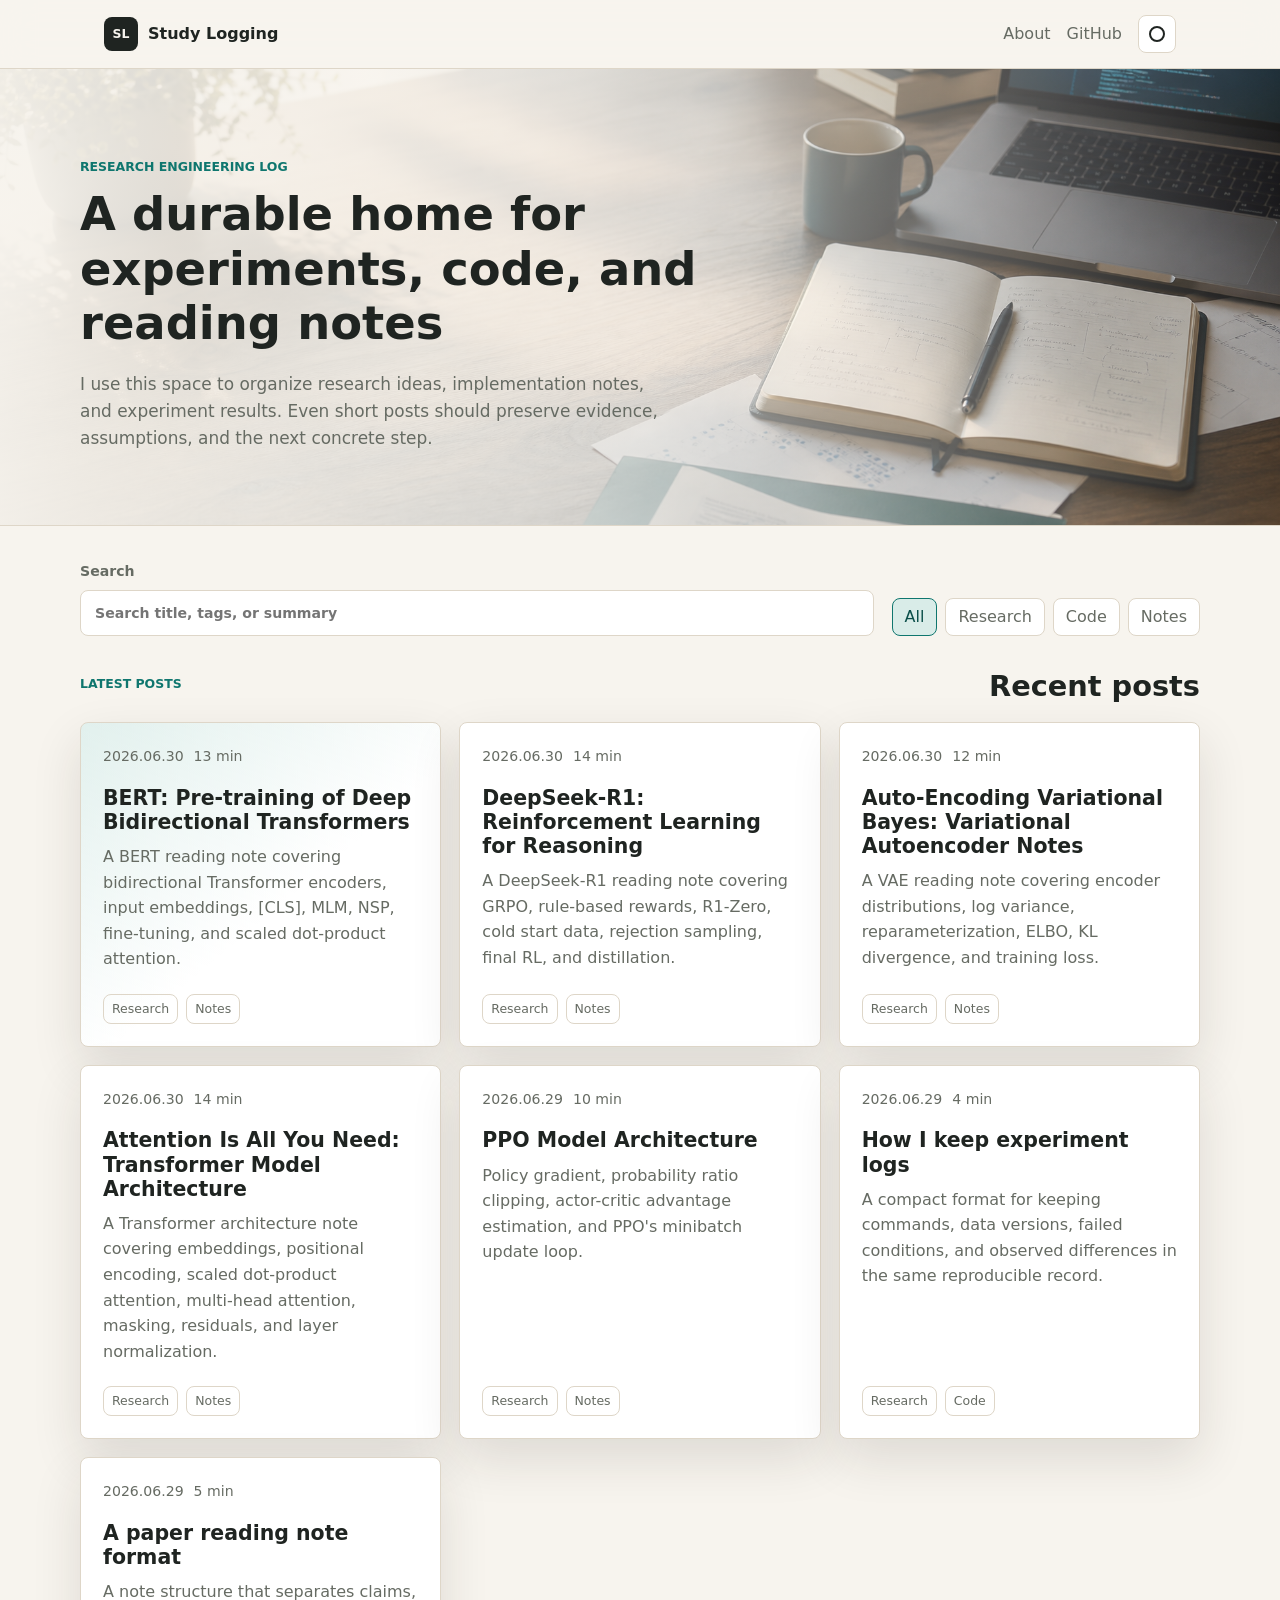
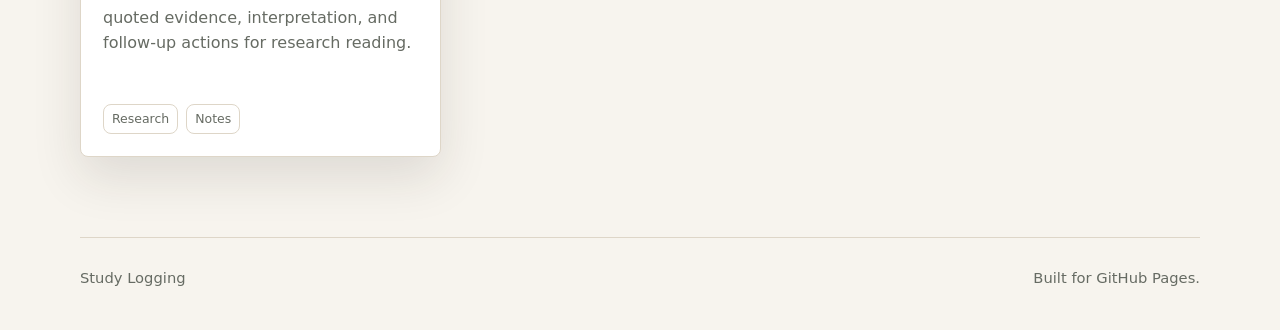
<file: index.html>
<!doctype html>
<html lang="en">
  <head>
    <meta charset="utf-8">
    <meta name="viewport" content="width=device-width, initial-scale=1">
    <meta name="description" content="A personal GitHub Pages blog for research, engineering, and experiment notes.">
    <title>Study Logging</title>
    <script>
      (() => {
        try {
          const stored = localStorage.getItem("theme");
          const prefersDark = window.matchMedia("(prefers-color-scheme: dark)").matches;
          document.documentElement.dataset.theme = stored || (prefersDark ? "dark" : "light");
        } catch {
          document.documentElement.dataset.theme = "light";
        }
      })();
    </script>
    <link rel="stylesheet" href="assets/css/styles.css">
  </head>
  <body>
    <a class="skip-link" href="#main">Skip to content</a>

    <header class="site-header" data-compact>
      <nav class="nav" aria-label="Primary navigation">
        <a class="brand" href="index.html">
          <span class="brand-mark" aria-hidden="true">SL</span>
          <span>Study Logging</span>
        </a>
        <div class="nav-actions">
          <a href="about.html">About</a>
          <a href="https://github.com/" rel="noreferrer">GitHub</a>
          <button class="theme-toggle" type="button" aria-label="Toggle theme" title="Toggle theme">
            <span class="theme-icon" aria-hidden="true"></span>
          </button>
        </div>
      </nav>
    </header>

    <main id="main">
      <section class="home-hero" aria-labelledby="home-title">
        <img class="hero-image" src="assets/images/blog-banner.png" alt="Desk with a laptop, research notes, and papers">
        <div class="hero-content">
          <p class="eyebrow">Research engineering log</p>
          <h1 id="home-title">A durable home for experiments, code, and reading notes</h1>
          <p class="hero-summary">
            I use this space to organize research ideas, implementation notes, and experiment results. Even short posts should preserve evidence, assumptions, and the next concrete step.
          </p>
        </div>
      </section>

      <section class="toolbar" aria-label="Post search and filters">
        <label class="search-field">
          <span>Search</span>
          <input id="post-search" type="search" placeholder="Search title, tags, or summary" autocomplete="off">
        </label>
        <div class="filter-group" aria-label="Tag filters">
          <button class="filter-chip is-active" type="button" data-filter="all">All</button>
          <button class="filter-chip" type="button" data-filter="research">Research</button>
          <button class="filter-chip" type="button" data-filter="code">Code</button>
          <button class="filter-chip" type="button" data-filter="notes">Notes</button>
        </div>
      </section>

      <section class="content-shell" aria-labelledby="recent-title">
        <div class="section-heading">
          <p class="eyebrow">Latest posts</p>
          <h2 id="recent-title">Recent posts</h2>
        </div>

        <div class="post-grid" id="post-list">
          <article class="post-card featured" data-post data-tags="research notes" data-title="BERT Pre-training of Deep Bidirectional Transformers">
            <div class="post-meta">
              <time datetime="2026-06-30">2026.06.30</time>
              <span>13 min</span>
            </div>
            <h3><a href="posts/bert-pre-training-language-understanding.html">BERT: Pre-training of Deep Bidirectional Transformers</a></h3>
            <p>
              A BERT reading note covering bidirectional Transformer encoders, input embeddings, [CLS], MLM, NSP, fine-tuning, and scaled dot-product attention.
            </p>
            <div class="tag-row">
              <span>Research</span>
              <span>Notes</span>
            </div>
          </article>

          <article class="post-card" data-post data-tags="research notes" data-title="DeepSeek R1 Reinforcement Learning for Reasoning">
            <div class="post-meta">
              <time datetime="2026-06-30">2026.06.30</time>
              <span>14 min</span>
            </div>
            <h3><a href="posts/deepseek-r1-reinforcement-learning.html">DeepSeek-R1: Reinforcement Learning for Reasoning</a></h3>
            <p>
              A DeepSeek-R1 reading note covering GRPO, rule-based rewards, R1-Zero, cold start data, rejection sampling, final RL, and distillation.
            </p>
            <div class="tag-row">
              <span>Research</span>
              <span>Notes</span>
            </div>
          </article>

          <article class="post-card" data-post data-tags="research notes" data-title="Auto-Encoding Variational Bayes Variational Autoencoder Notes">
            <div class="post-meta">
              <time datetime="2026-06-30">2026.06.30</time>
              <span>12 min</span>
            </div>
            <h3><a href="posts/auto-encoding-variational-bayes.html">Auto-Encoding Variational Bayes: Variational Autoencoder Notes</a></h3>
            <p>
              A VAE reading note covering encoder distributions, log variance, reparameterization, ELBO, KL divergence, and training loss.
            </p>
            <div class="tag-row">
              <span>Research</span>
              <span>Notes</span>
            </div>
          </article>

          <article class="post-card" data-post data-tags="research notes" data-title="Attention Is All You Need Transformer Model Architecture">
            <div class="post-meta">
              <time datetime="2026-06-30">2026.06.30</time>
              <span>14 min</span>
            </div>
            <h3><a href="posts/attention-is-all-you-need-transformer.html">Attention Is All You Need: Transformer Model Architecture</a></h3>
            <p>
              A Transformer architecture note covering embeddings, positional encoding, scaled dot-product attention, multi-head attention, masking, residuals, and layer normalization.
            </p>
            <div class="tag-row">
              <span>Research</span>
              <span>Notes</span>
            </div>
          </article>

          <article class="post-card" data-post data-tags="research notes" data-title="PPO model architecture">
            <div class="post-meta">
              <time datetime="2026-06-29">2026.06.29</time>
              <span>10 min</span>
            </div>
            <h3><a href="posts/blog-start.html">PPO Model Architecture</a></h3>
            <p>
              Policy gradient, probability ratio clipping, actor-critic advantage estimation, and PPO's minibatch update loop.
            </p>
            <div class="tag-row">
              <span>Research</span>
              <span>Notes</span>
            </div>
          </article>

          <article class="post-card" data-post data-tags="research code" data-title="How I keep experiment logs">
            <div class="post-meta">
              <time datetime="2026-06-29">2026.06.29</time>
              <span>4 min</span>
            </div>
            <h3><a href="posts/research-log-template.html">How I keep experiment logs</a></h3>
            <p>
              A compact format for keeping commands, data versions, failed conditions, and observed differences in the same reproducible record.
            </p>
            <div class="tag-row">
              <span>Research</span>
              <span>Code</span>
            </div>
          </article>

          <article class="post-card" data-post data-tags="research notes" data-title="A paper reading note format">
            <div class="post-meta">
              <time datetime="2026-06-29">2026.06.29</time>
              <span>5 min</span>
            </div>
            <h3><a href="posts/paper-reading-note-template.html">A paper reading note format</a></h3>
            <p>
              A note structure that separates claims, quoted evidence, interpretation, and follow-up actions for research reading.
            </p>
            <div class="tag-row">
              <span>Research</span>
              <span>Notes</span>
            </div>
          </article>
        </div>

        <p class="empty-state" id="empty-state" hidden>No posts match the current filters.</p>
      </section>
    </main>

    <footer class="site-footer">
      <p>Study Logging</p>
      <p>Built for GitHub Pages.</p>
    </footer>

    <script src="assets/js/main.js" defer></script>
  </body>
</html>
</file>
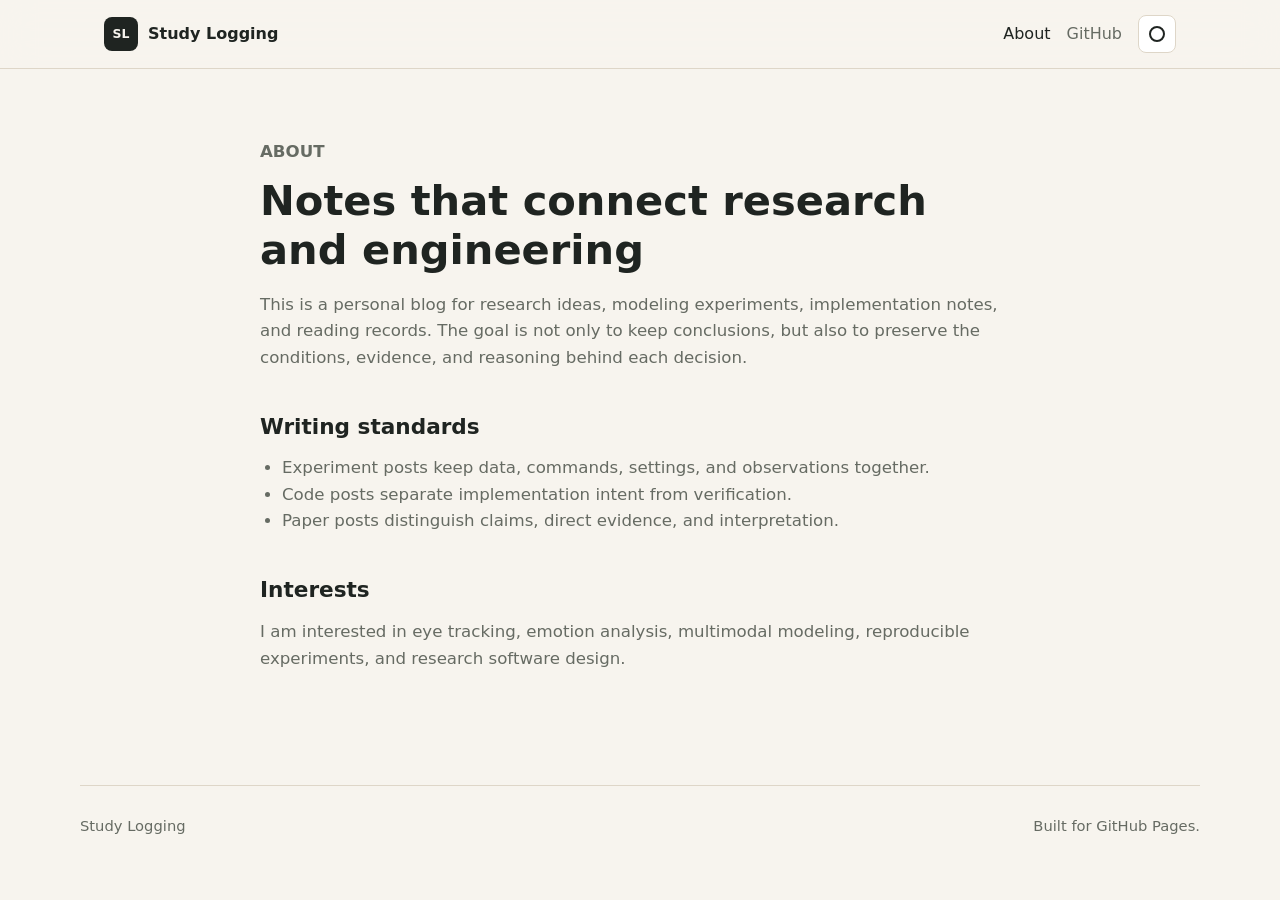
<file: about.html>
<!doctype html>
<html lang="en">
  <head>
    <meta charset="utf-8">
    <meta name="viewport" content="width=device-width, initial-scale=1">
    <meta name="description" content="About Study Logging.">
    <title>About | Study Logging</title>
    <script>
      (() => {
        try {
          const stored = localStorage.getItem("theme");
          const prefersDark = window.matchMedia("(prefers-color-scheme: dark)").matches;
          document.documentElement.dataset.theme = stored || (prefersDark ? "dark" : "light");
        } catch {
          document.documentElement.dataset.theme = "light";
        }
      })();
    </script>
    <link rel="stylesheet" href="assets/css/styles.css">
  </head>
  <body>
    <a class="skip-link" href="#main">Skip to content</a>

    <header class="site-header">
      <nav class="nav" aria-label="Primary navigation">
        <a class="brand" href="index.html">
          <span class="brand-mark" aria-hidden="true">SL</span>
          <span>Study Logging</span>
        </a>
        <div class="nav-actions">
          <a href="about.html" aria-current="page">About</a>
          <a href="https://github.com/" rel="noreferrer">GitHub</a>
          <button class="theme-toggle" type="button" aria-label="Toggle theme" title="Toggle theme">
            <span class="theme-icon" aria-hidden="true"></span>
          </button>
        </div>
      </nav>
    </header>

    <main id="main" class="page-shell">
      <article class="prose">
        <p class="eyebrow">About</p>
        <h1>Notes that connect research and engineering</h1>
        <p>
          This is a personal blog for research ideas, modeling experiments, implementation notes, and reading records. The goal is not only to keep conclusions, but also to preserve the conditions, evidence, and reasoning behind each decision.
        </p>
        <h2>Writing standards</h2>
        <ul>
          <li>Experiment posts keep data, commands, settings, and observations together.</li>
          <li>Code posts separate implementation intent from verification.</li>
          <li>Paper posts distinguish claims, direct evidence, and interpretation.</li>
        </ul>
        <h2>Interests</h2>
        <p>
          I am interested in eye tracking, emotion analysis, multimodal modeling, reproducible experiments, and research software design.
        </p>
      </article>
    </main>

    <footer class="site-footer">
      <p>Study Logging</p>
      <p>Built for GitHub Pages.</p>
    </footer>

    <script src="assets/js/main.js" defer></script>
  </body>
</html>
</file>
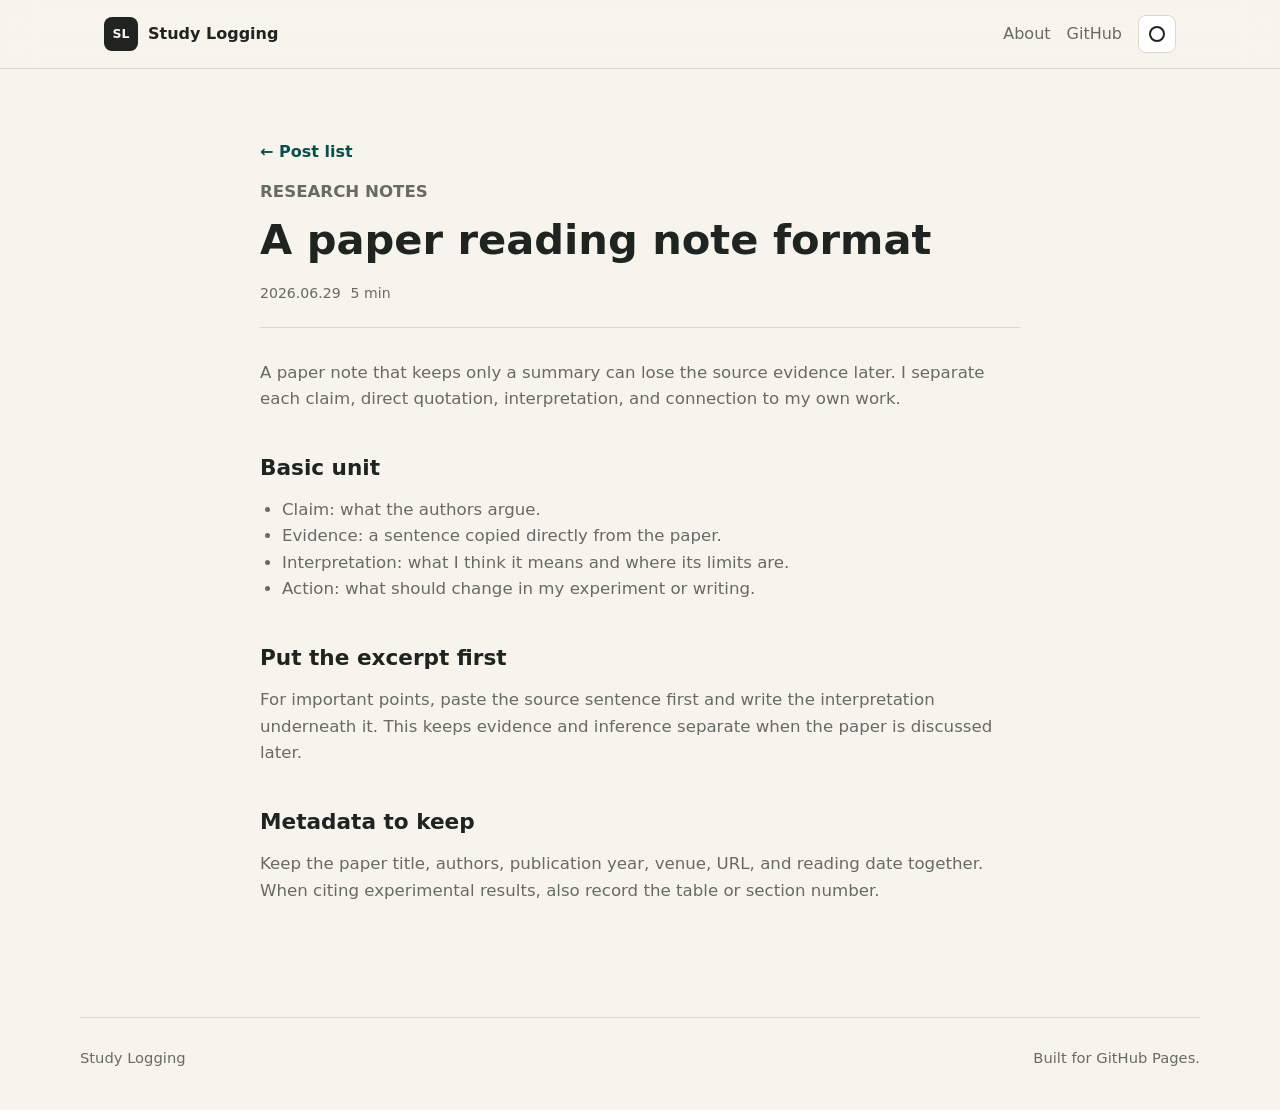
<file: posts/paper-reading-note-template.html>
<!doctype html>
<html lang="en">
  <head>
    <meta charset="utf-8">
    <meta name="viewport" content="width=device-width, initial-scale=1">
    <meta name="description" content="A paper reading note format that separates claims, source evidence, and interpretation.">
    <title>A paper reading note format | Study Logging</title>
    <script>
      (() => {
        try {
          const stored = localStorage.getItem("theme");
          const prefersDark = window.matchMedia("(prefers-color-scheme: dark)").matches;
          document.documentElement.dataset.theme = stored || (prefersDark ? "dark" : "light");
        } catch {
          document.documentElement.dataset.theme = "light";
        }
      })();
    </script>
    <link rel="stylesheet" href="../assets/css/styles.css">
  </head>
  <body>
    <div class="reading-progress" aria-hidden="true"></div>
    <a class="skip-link" href="#main">Skip to content</a>

    <header class="site-header">
      <nav class="nav" aria-label="Primary navigation">
        <a class="brand" href="../index.html">
          <span class="brand-mark" aria-hidden="true">SL</span>
          <span>Study Logging</span>
        </a>
        <div class="nav-actions">
          <a href="../about.html">About</a>
          <a href="https://github.com/" rel="noreferrer">GitHub</a>
          <button class="theme-toggle" type="button" aria-label="Toggle theme" title="Toggle theme">
            <span class="theme-icon" aria-hidden="true"></span>
          </button>
        </div>
      </nav>
    </header>

    <main id="main" class="page-shell">
      <article class="prose">
        <a class="back-link" href="../index.html">&larr; Post list</a>
        <header class="post-header">
          <p class="eyebrow">Research notes</p>
          <h1>A paper reading note format</h1>
          <div class="post-meta">
            <time datetime="2026-06-29">2026.06.29</time>
            <span>5 min</span>
          </div>
        </header>

        <p>
          A paper note that keeps only a summary can lose the source evidence later. I separate each claim, direct quotation, interpretation, and connection to my own work.
        </p>

        <h2>Basic unit</h2>
        <ul>
          <li>Claim: what the authors argue.</li>
          <li>Evidence: a sentence copied directly from the paper.</li>
          <li>Interpretation: what I think it means and where its limits are.</li>
          <li>Action: what should change in my experiment or writing.</li>
        </ul>

        <h2>Put the excerpt first</h2>
        <p>
          For important points, paste the source sentence first and write the interpretation underneath it. This keeps evidence and inference separate when the paper is discussed later.
        </p>

        <h2>Metadata to keep</h2>
        <p>
          Keep the paper title, authors, publication year, venue, URL, and reading date together. When citing experimental results, also record the table or section number.
        </p>
      </article>
    </main>

    <footer class="site-footer">
      <p>Study Logging</p>
      <p>Built for GitHub Pages.</p>
    </footer>

    <script src="../assets/js/main.js" defer></script>
  </body>
</html>
</file>
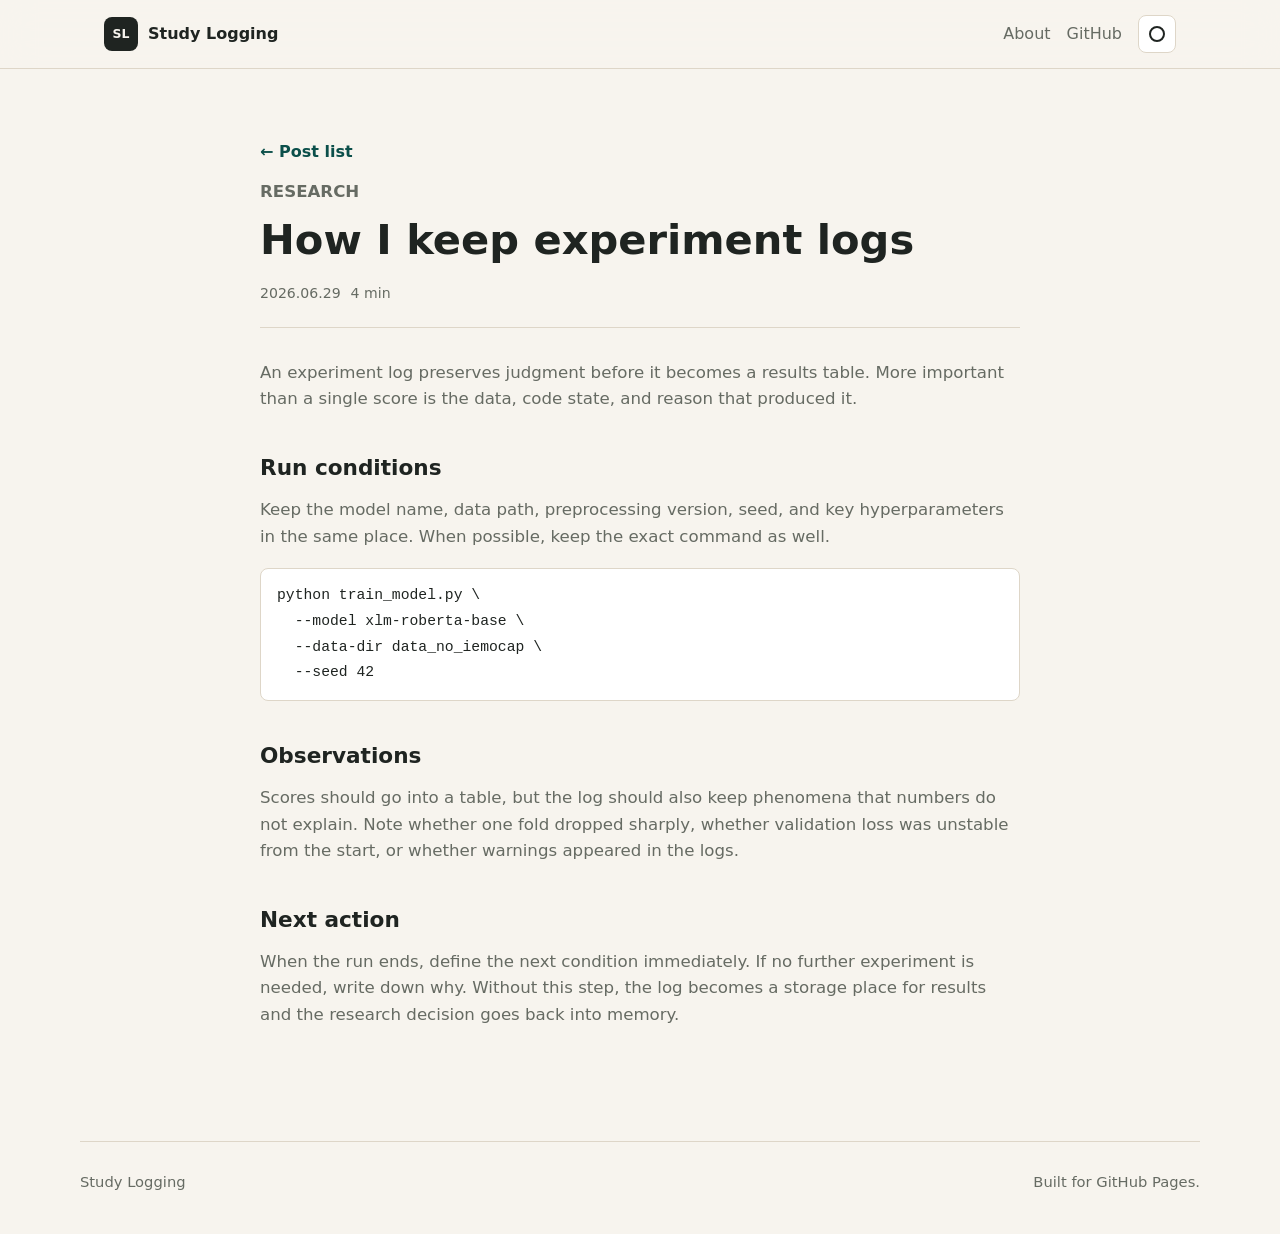
<file: posts/research-log-template.html>
<!doctype html>
<html lang="en">
  <head>
    <meta charset="utf-8">
    <meta name="viewport" content="width=device-width, initial-scale=1">
    <meta name="description" content="A personal blog format for keeping reproducible experiment logs.">
    <title>How I keep experiment logs | Study Logging</title>
    <script>
      (() => {
        try {
          const stored = localStorage.getItem("theme");
          const prefersDark = window.matchMedia("(prefers-color-scheme: dark)").matches;
          document.documentElement.dataset.theme = stored || (prefersDark ? "dark" : "light");
        } catch {
          document.documentElement.dataset.theme = "light";
        }
      })();
    </script>
    <link rel="stylesheet" href="../assets/css/styles.css">
  </head>
  <body>
    <div class="reading-progress" aria-hidden="true"></div>
    <a class="skip-link" href="#main">Skip to content</a>

    <header class="site-header">
      <nav class="nav" aria-label="Primary navigation">
        <a class="brand" href="../index.html">
          <span class="brand-mark" aria-hidden="true">SL</span>
          <span>Study Logging</span>
        </a>
        <div class="nav-actions">
          <a href="../about.html">About</a>
          <a href="https://github.com/" rel="noreferrer">GitHub</a>
          <button class="theme-toggle" type="button" aria-label="Toggle theme" title="Toggle theme">
            <span class="theme-icon" aria-hidden="true"></span>
          </button>
        </div>
      </nav>
    </header>

    <main id="main" class="page-shell">
      <article class="prose">
        <a class="back-link" href="../index.html">&larr; Post list</a>
        <header class="post-header">
          <p class="eyebrow">Research</p>
          <h1>How I keep experiment logs</h1>
          <div class="post-meta">
            <time datetime="2026-06-29">2026.06.29</time>
            <span>4 min</span>
          </div>
        </header>

        <p>
          An experiment log preserves judgment before it becomes a results table. More important than a single score is the data, code state, and reason that produced it.
        </p>

        <h2>Run conditions</h2>
        <p>
          Keep the model name, data path, preprocessing version, seed, and key hyperparameters in the same place. When possible, keep the exact command as well.
        </p>

        <pre><code>python train_model.py \
  --model xlm-roberta-base \
  --data-dir data_no_iemocap \
  --seed 42</code></pre>

        <h2>Observations</h2>
        <p>
          Scores should go into a table, but the log should also keep phenomena that numbers do not explain. Note whether one fold dropped sharply, whether validation loss was unstable from the start, or whether warnings appeared in the logs.
        </p>

        <h2>Next action</h2>
        <p>
          When the run ends, define the next condition immediately. If no further experiment is needed, write down why. Without this step, the log becomes a storage place for results and the research decision goes back into memory.
        </p>
      </article>
    </main>

    <footer class="site-footer">
      <p>Study Logging</p>
      <p>Built for GitHub Pages.</p>
    </footer>

    <script src="../assets/js/main.js" defer></script>
  </body>
</html>
</file>
<file: assets/css/styles.css>
:root {
  color-scheme: light;
  --bg: #f7f4ee;
  --surface: #ffffff;
  --surface-muted: #efe9dd;
  --text: #1f2421;
  --muted: #666b63;
  --line: #ded6c8;
  --accent: #0f766e;
  --accent-strong: #0b4f4a;
  --accent-soft: #d9ece8;
  --gold: #b7791f;
  --rose: #a64747;
  --shadow: 0 20px 50px rgba(42, 34, 24, 0.12);
  --header-bg: rgba(247, 244, 238, 0.88);
  --hero-fade: linear-gradient(90deg, rgba(247, 244, 238, 0.96), rgba(247, 244, 238, 0.72) 42%, rgba(247, 244, 238, 0.1));
  --hero-mobile-fade: linear-gradient(0deg, rgba(247, 244, 238, 1), rgba(247, 244, 238, 0.84) 62%, rgba(247, 244, 238, 0.1));
  --featured-layer: linear-gradient(140deg, rgba(217, 236, 232, 0.78), rgba(255, 255, 255, 0) 56%);
  --radius: 8px;
  --max-width: 1120px;
}

html[data-theme="dark"] {
  color-scheme: dark;
  --bg: #181816;
  --surface: #23231f;
  --surface-muted: #2f2e29;
  --text: #f3efe6;
  --muted: #b9b2a5;
  --line: #3e3b34;
  --accent: #45b8ac;
  --accent-strong: #83d7cf;
  --accent-soft: #1d3c39;
  --gold: #d8a84e;
  --rose: #df8b83;
  --shadow: 0 20px 50px rgba(0, 0, 0, 0.28);
  --header-bg: rgba(24, 24, 22, 0.88);
  --hero-fade: linear-gradient(90deg, rgba(24, 24, 22, 0.96), rgba(24, 24, 22, 0.78) 42%, rgba(24, 24, 22, 0.2));
  --hero-mobile-fade: linear-gradient(0deg, rgba(24, 24, 22, 1), rgba(24, 24, 22, 0.84) 62%, rgba(24, 24, 22, 0.18));
  --featured-layer: linear-gradient(140deg, rgba(29, 60, 57, 0.78), rgba(35, 35, 31, 0) 56%);
}

* {
  box-sizing: border-box;
}

html {
  scroll-behavior: smooth;
}

body {
  margin: 0;
  background: var(--bg);
  color: var(--text);
  font-family: ui-sans-serif, system-ui, -apple-system, BlinkMacSystemFont, "Segoe UI", sans-serif;
  line-height: 1.6;
}

a {
  color: inherit;
}

img {
  display: block;
  max-width: 100%;
}

button,
input {
  font: inherit;
}

code,
pre {
  font-family: ui-monospace, SFMono-Regular, Menlo, Monaco, Consolas, "Liberation Mono", monospace;
}

.skip-link {
  position: fixed;
  left: 16px;
  top: 12px;
  z-index: 20;
  transform: translateY(-160%);
  background: var(--text);
  color: var(--bg);
  padding: 8px 12px;
  border-radius: var(--radius);
  text-decoration: none;
}

.skip-link:focus {
  transform: translateY(0);
}

.site-header {
  position: sticky;
  top: 0;
  z-index: 10;
  background: var(--header-bg);
  border-bottom: 1px solid var(--line);
  backdrop-filter: blur(16px);
}

.nav {
  max-width: var(--max-width);
  min-height: 68px;
  margin: 0 auto;
  padding: 0 24px;
  display: flex;
  align-items: center;
  justify-content: space-between;
  gap: 20px;
}

.brand {
  display: inline-flex;
  align-items: center;
  gap: 10px;
  min-width: 0;
  color: var(--text);
  font-weight: 750;
  text-decoration: none;
}

.brand-mark {
  display: inline-grid;
  width: 34px;
  height: 34px;
  flex: 0 0 34px;
  place-items: center;
  border-radius: var(--radius);
  background: var(--text);
  color: var(--bg);
  font-size: 0.78rem;
}

.nav-actions {
  display: flex;
  align-items: center;
  gap: 16px;
  color: var(--muted);
}

.nav-actions a {
  text-decoration: none;
}

.nav-actions a:hover,
.nav-actions a[aria-current="page"] {
  color: var(--text);
}

.theme-toggle {
  display: inline-grid;
  width: 38px;
  height: 38px;
  place-items: center;
  border: 1px solid var(--line);
  border-radius: var(--radius);
  background: var(--surface);
  color: var(--text);
  cursor: pointer;
}

.theme-icon {
  width: 16px;
  height: 16px;
  border: 2px solid currentColor;
  border-radius: 999px;
  background: transparent;
}

html[data-theme="dark"] .theme-icon {
  border-color: transparent;
  background: currentColor;
  box-shadow: -5px -3px 0 0 var(--surface);
}

.home-hero {
  position: relative;
  min-height: 430px;
  display: grid;
  align-items: end;
  overflow: hidden;
  border-bottom: 1px solid var(--line);
}

.hero-image {
  position: absolute;
  inset: 0;
  width: 100%;
  height: 100%;
  object-fit: cover;
}

.home-hero::after {
  content: "";
  position: absolute;
  inset: 0;
  background: var(--hero-fade);
}

.hero-content {
  position: relative;
  z-index: 1;
  width: min(var(--max-width), calc(100% - 48px));
  margin: 0 auto;
  padding: 88px 0 72px;
}

.eyebrow {
  margin: 0 0 10px;
  color: var(--accent);
  font-size: 0.78rem;
  font-weight: 800;
  letter-spacing: 0;
  text-transform: uppercase;
}

h1,
h2,
h3,
p {
  overflow-wrap: break-word;
}

h1,
h2,
h3 {
  line-height: 1.18;
}

.home-hero h1 {
  max-width: 640px;
  margin: 0;
  font-size: 2.9rem;
}

.hero-summary {
  max-width: 580px;
  margin: 20px 0 0;
  color: var(--muted);
  font-size: 1.06rem;
}

.toolbar,
.content-shell,
.page-shell,
.site-footer {
  width: min(var(--max-width), calc(100% - 48px));
  margin: 0 auto;
}

.toolbar {
  display: grid;
  grid-template-columns: minmax(260px, 1fr) auto;
  align-items: end;
  gap: 18px;
  padding: 34px 0 18px;
}

.search-field {
  display: grid;
  gap: 8px;
  color: var(--muted);
  font-size: 0.88rem;
  font-weight: 700;
}

.search-field input {
  width: 100%;
  min-height: 46px;
  border: 1px solid var(--line);
  border-radius: var(--radius);
  background: var(--surface);
  color: var(--text);
  padding: 0 14px;
  outline: none;
}

.search-field input:focus {
  border-color: var(--accent);
  box-shadow: 0 0 0 3px var(--accent-soft);
}

.filter-group {
  display: flex;
  flex-wrap: wrap;
  justify-content: flex-end;
  gap: 8px;
}

.filter-chip {
  min-height: 38px;
  border: 1px solid var(--line);
  border-radius: var(--radius);
  background: var(--surface);
  color: var(--muted);
  padding: 0 12px;
  cursor: pointer;
}

.filter-chip:hover,
.filter-chip.is-active {
  border-color: var(--accent);
  background: var(--accent-soft);
  color: var(--accent-strong);
}

.content-shell {
  padding: 16px 0 80px;
}

.section-heading {
  display: flex;
  align-items: end;
  justify-content: space-between;
  gap: 18px;
  margin-bottom: 18px;
}

.section-heading h2 {
  margin: 0;
  font-size: 1.8rem;
}

.post-grid {
  display: grid;
  grid-template-columns: repeat(3, minmax(0, 1fr));
  gap: 18px;
  align-items: stretch;
}

.post-card {
  min-height: 300px;
  display: flex;
  flex-direction: column;
  border: 1px solid var(--line);
  border-radius: var(--radius);
  background: var(--surface);
  padding: 22px;
  box-shadow: var(--shadow);
}

.post-card.featured {
  background:
    var(--featured-layer),
    var(--surface);
}

.post-meta {
  display: flex;
  flex-wrap: wrap;
  gap: 10px;
  color: var(--muted);
  font-size: 0.88rem;
}

.post-card h3 {
  margin: 18px 0 10px;
  font-size: 1.28rem;
}

.post-card h3 a {
  text-decoration: none;
}

.post-card h3 a:hover {
  color: var(--accent-strong);
}

.post-card p {
  margin: 0;
  color: var(--muted);
}

.tag-row {
  display: flex;
  flex-wrap: wrap;
  gap: 8px;
  margin-top: auto;
  padding-top: 22px;
}

.tag-row span {
  border: 1px solid var(--line);
  border-radius: var(--radius);
  color: var(--muted);
  padding: 4px 8px;
  font-size: 0.78rem;
}

.empty-state {
  border: 1px dashed var(--line);
  border-radius: var(--radius);
  background: var(--surface);
  color: var(--muted);
  padding: 28px;
  text-align: center;
}

.page-shell {
  padding: 70px 0 96px;
}

.centered-page {
  min-height: 100vh;
  display: grid;
  place-items: center;
}

.prose {
  width: min(760px, 100%);
  margin: 0 auto;
}

.prose h1 {
  margin: 0 0 18px;
  font-size: 2.6rem;
}

.prose h2 {
  margin: 42px 0 12px;
  font-size: 1.35rem;
}

.prose p,
.prose li {
  color: var(--muted);
  font-size: 1.04rem;
}

.prose ul {
  padding-left: 22px;
}

.prose ol {
  padding-left: 22px;
}

.prose pre {
  overflow-x: auto;
  border: 1px solid var(--line);
  border-radius: var(--radius);
  background: var(--surface);
  margin: 18px 0;
  padding: 14px 16px;
}

.prose pre code {
  color: var(--text);
  font-size: 0.92rem;
  white-space: pre;
}

.slide-figure {
  width: min(1040px, calc(100vw - 48px));
  margin: 24px 50% 28px;
  transform: translateX(-50%);
}

.slide-figure img {
  width: 100%;
  border: 1px solid var(--line);
  border-radius: var(--radius);
  background: var(--surface);
  box-shadow: var(--shadow);
}

.slide-figure figcaption {
  margin-top: 8px;
  color: var(--muted);
  font-size: 0.94rem;
  overflow-wrap: anywhere;
}

.prose q {
  color: var(--text);
  font-weight: 650;
}

.source-evidence {
  border-left: 3px solid var(--accent);
  padding-left: 14px;
}

.math-display {
  overflow-x: auto;
  border: 1px solid var(--line);
  border-radius: var(--radius);
  background: var(--surface);
  margin: 18px 0;
  padding: 14px 16px;
}

.math-display mjx-container {
  margin: 0 !important;
  min-width: max-content;
}

.source-note {
  margin-top: 42px;
  padding-top: 20px;
  border-top: 1px solid var(--line);
  font-size: 0.96rem;
}

.post-header {
  margin: 14px 0 32px;
  padding-bottom: 22px;
  border-bottom: 1px solid var(--line);
}

.back-link,
.text-link {
  color: var(--accent-strong);
  font-weight: 750;
  text-decoration: none;
}

.back-link:hover,
.text-link:hover {
  text-decoration: underline;
}

pre {
  overflow-x: auto;
  border: 1px solid var(--line);
  border-radius: var(--radius);
  background: var(--surface-muted);
  padding: 18px;
}

pre code {
  color: var(--text);
  font-size: 0.95rem;
}

.reading-progress {
  position: fixed;
  top: 0;
  left: 0;
  z-index: 30;
  width: 0;
  height: 3px;
  background: var(--accent);
}

.site-footer {
  display: flex;
  justify-content: space-between;
  gap: 16px;
  border-top: 1px solid var(--line);
  padding: 28px 0 40px;
  color: var(--muted);
  font-size: 0.92rem;
}

.site-footer p {
  margin: 0;
}

@media (max-width: 860px) {
  .nav {
    padding: 0 18px;
  }

  .brand span:last-child {
    max-width: 180px;
    overflow: hidden;
    text-overflow: ellipsis;
    white-space: nowrap;
  }

  .home-hero {
    min-height: 390px;
  }

  .home-hero::after {
    background: var(--hero-mobile-fade);
  }

  .hero-content {
    width: min(100% - 36px, 680px);
    padding: 150px 0 40px;
    transform: none;
  }

  .toolbar {
    width: min(100% - 36px, var(--max-width));
    grid-template-columns: 1fr;
  }

  .filter-group {
    justify-content: flex-start;
  }

  .post-grid {
    grid-template-columns: 1fr;
  }

  .site-footer {
    width: min(100% - 36px, var(--max-width));
    flex-direction: column;
  }
}

@media (max-width: 560px) {
  .nav {
    min-height: 64px;
    gap: 12px;
  }

  .brand span:last-child {
    display: none;
  }

  .nav-actions {
    gap: 10px;
    font-size: 0.94rem;
  }

  .home-hero h1 {
    font-size: 2rem;
  }

  .toolbar,
  .content-shell,
  .page-shell {
    width: min(100% - 32px, var(--max-width));
  }

  .post-card {
    min-height: 260px;
    padding: 20px;
  }

  .prose h1 {
    font-size: 2rem;
  }
}
</file>
